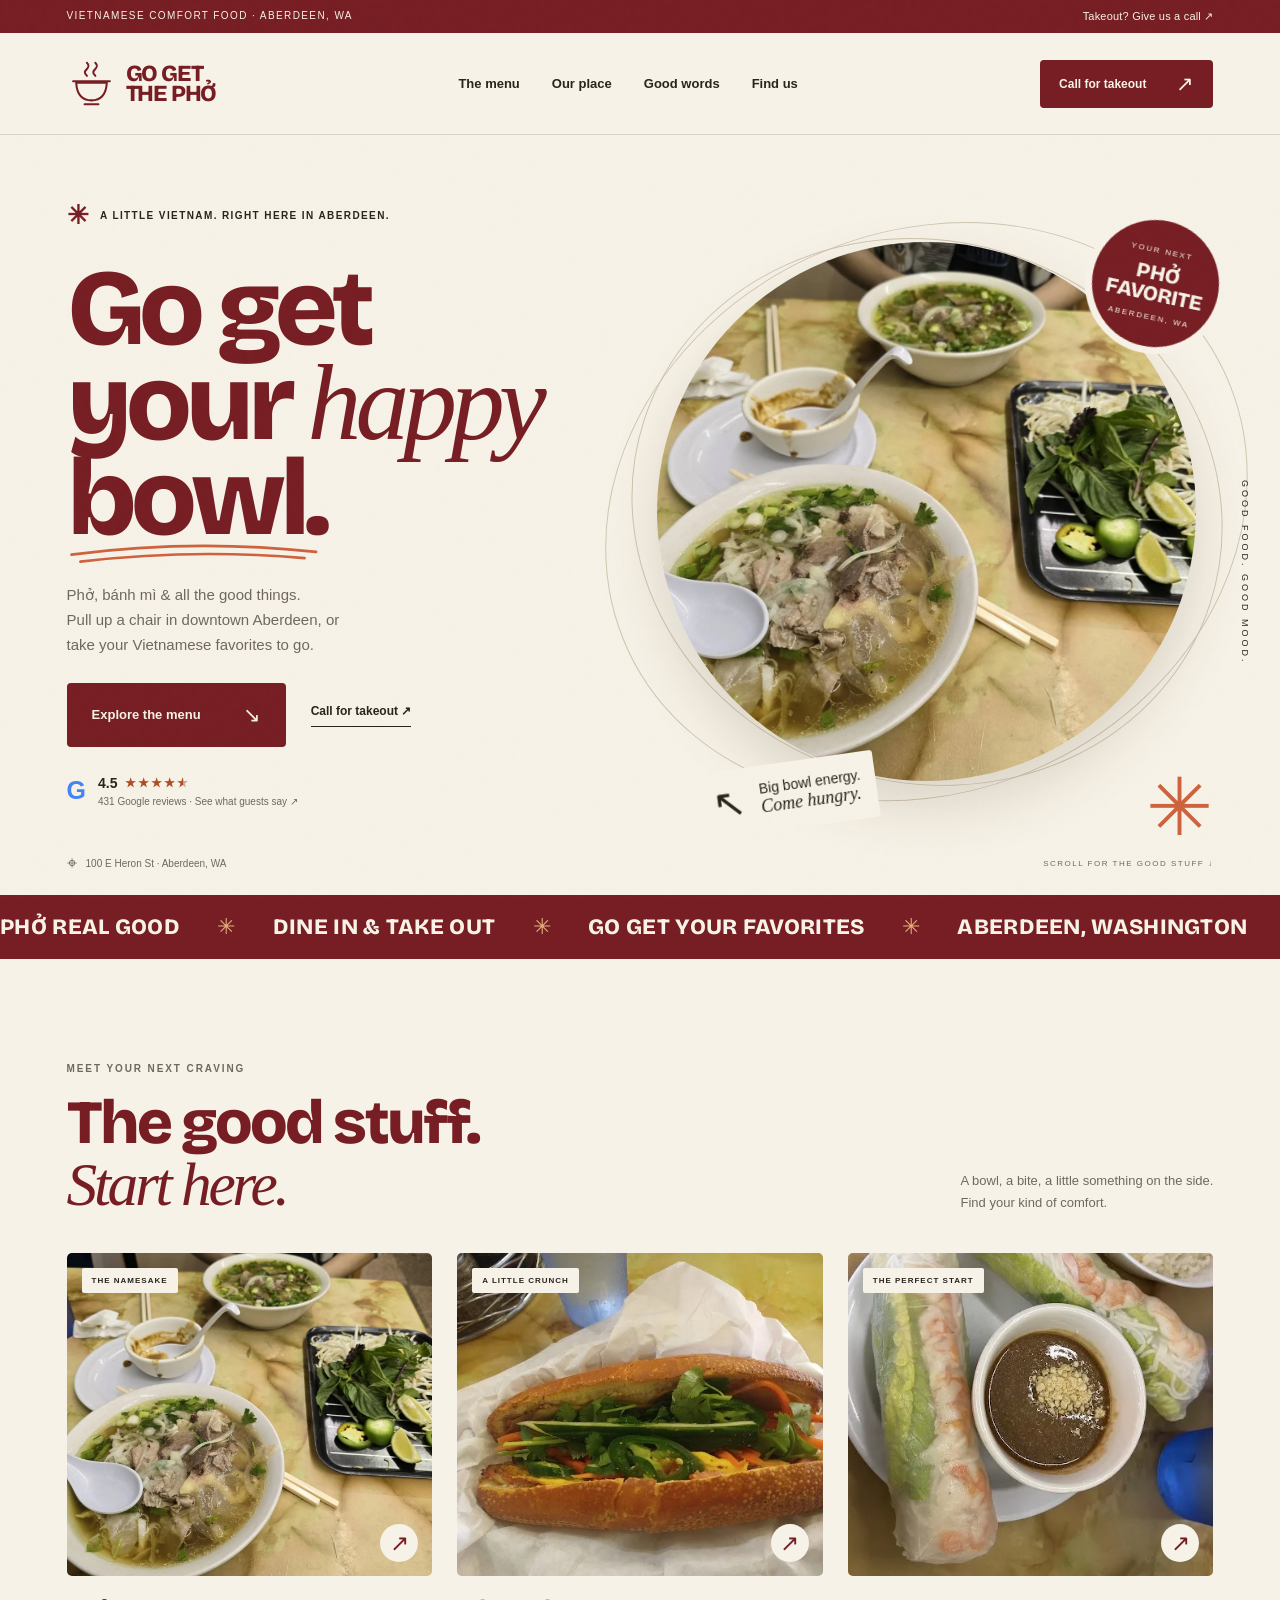
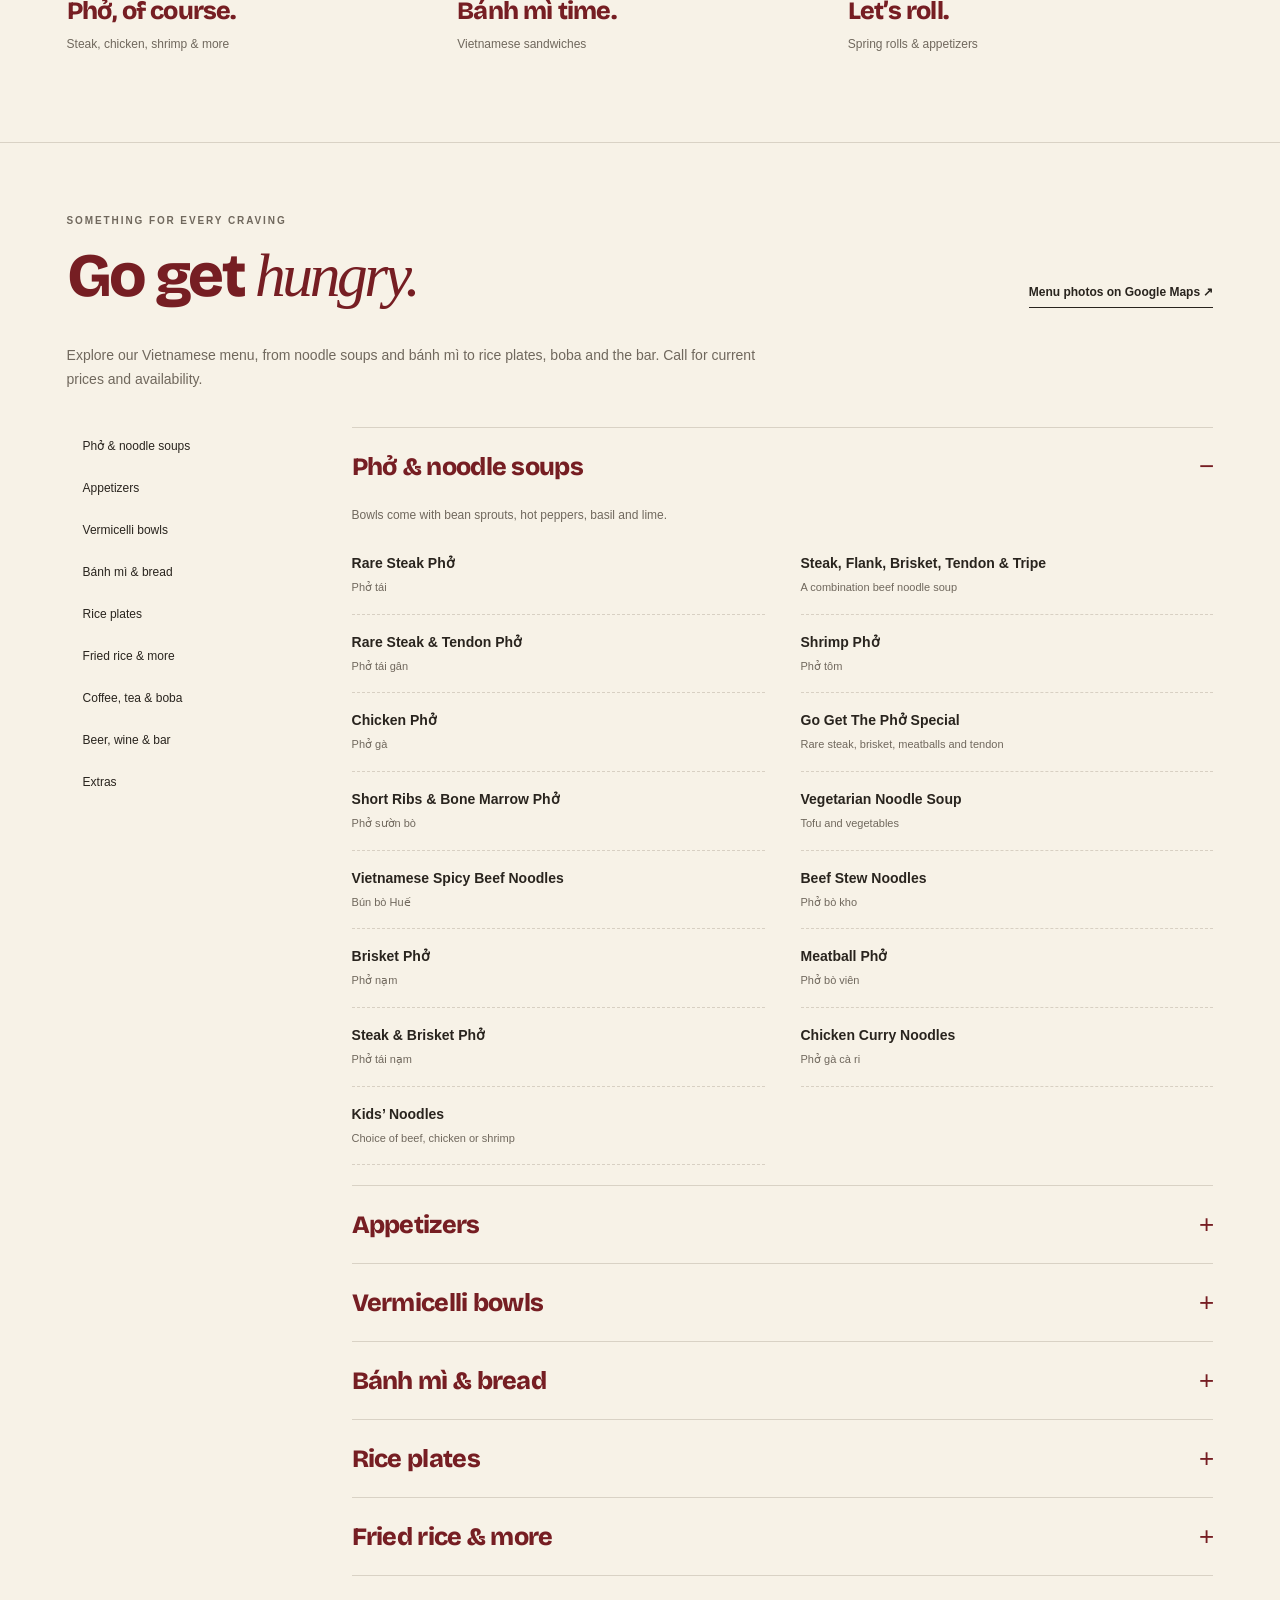
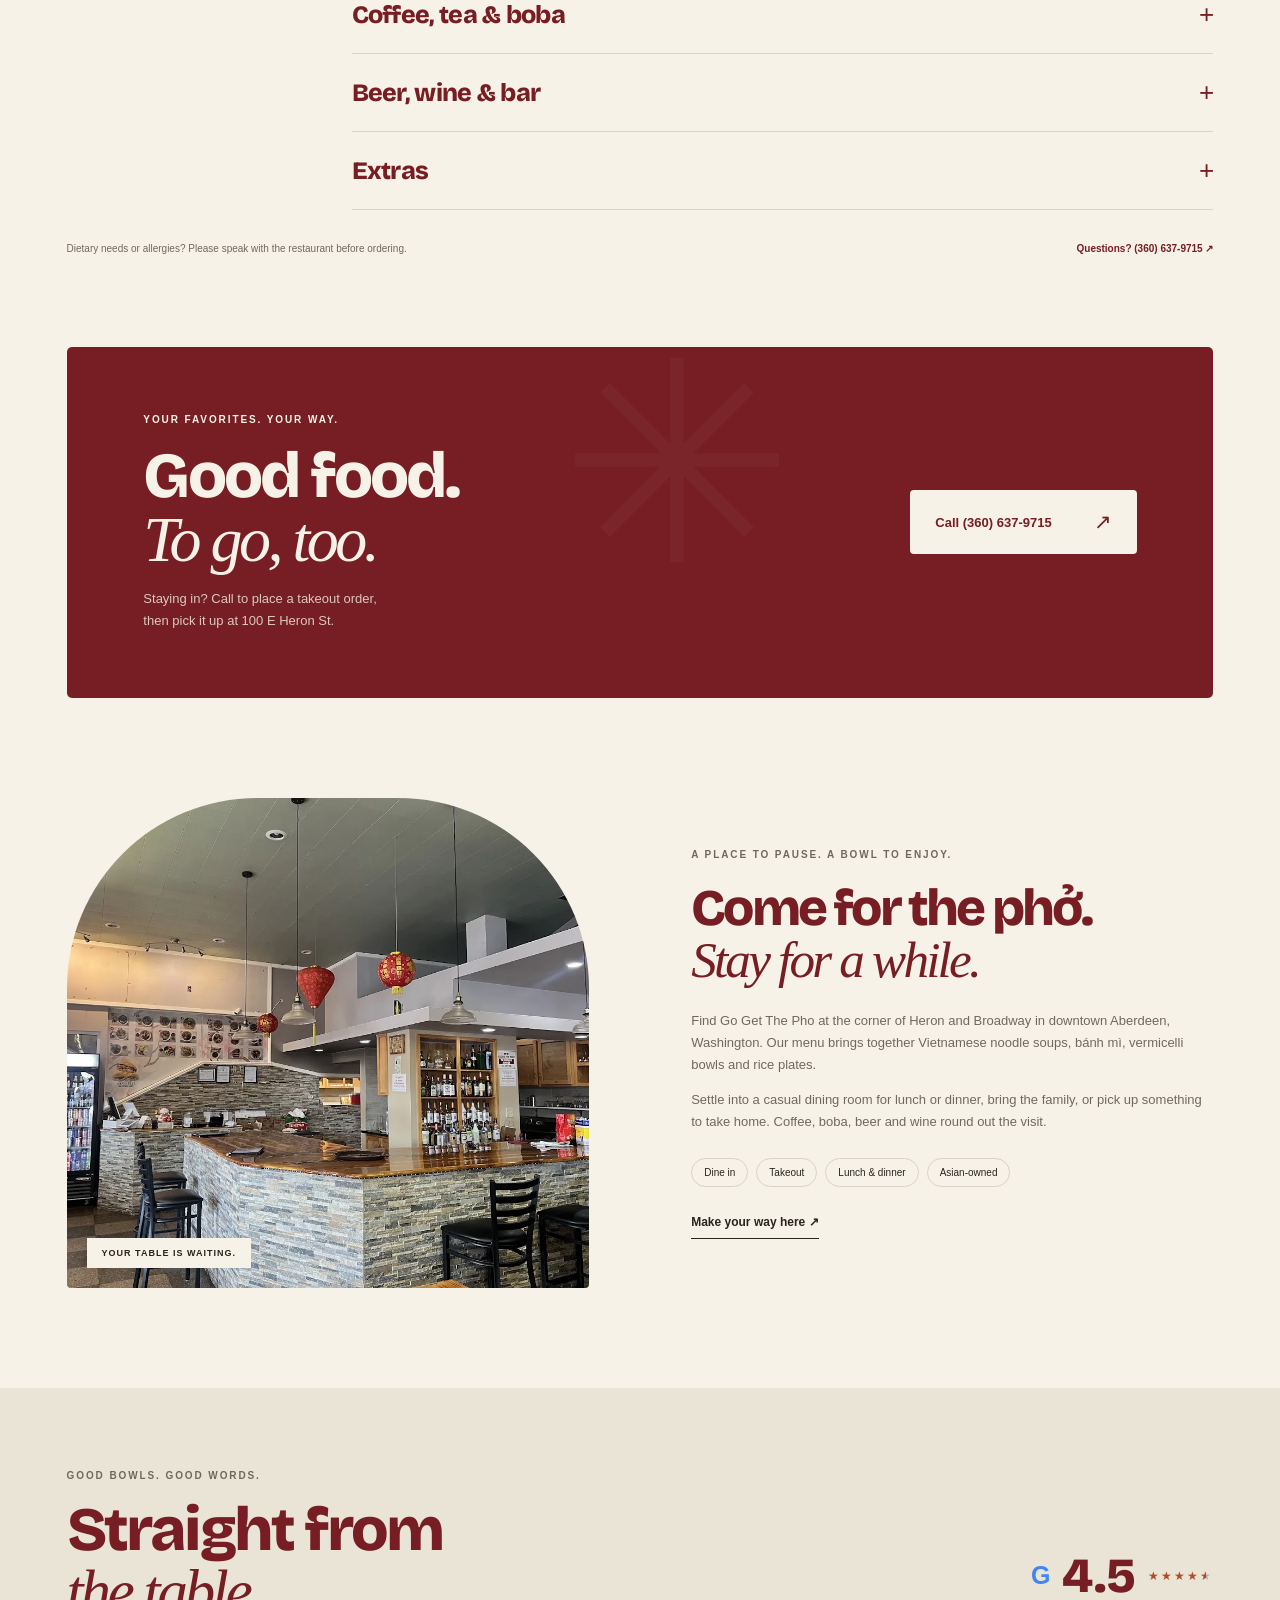
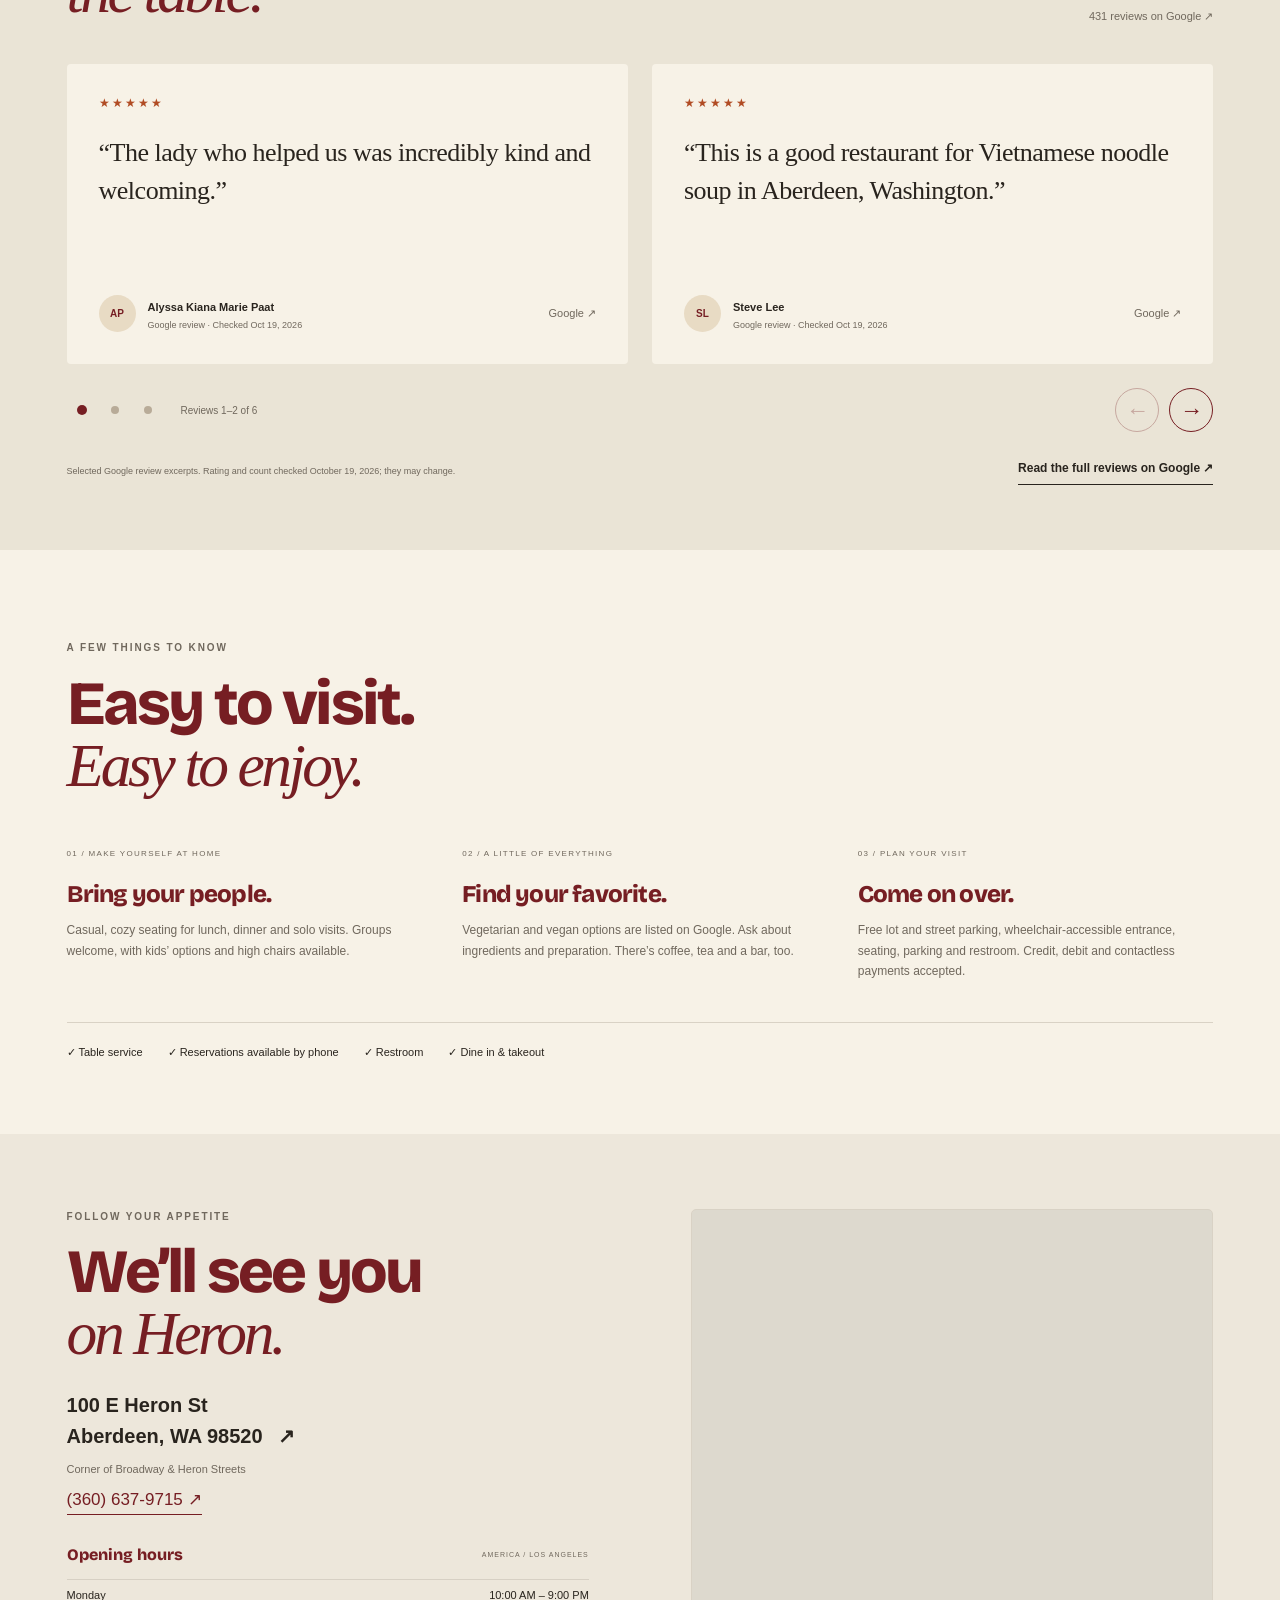
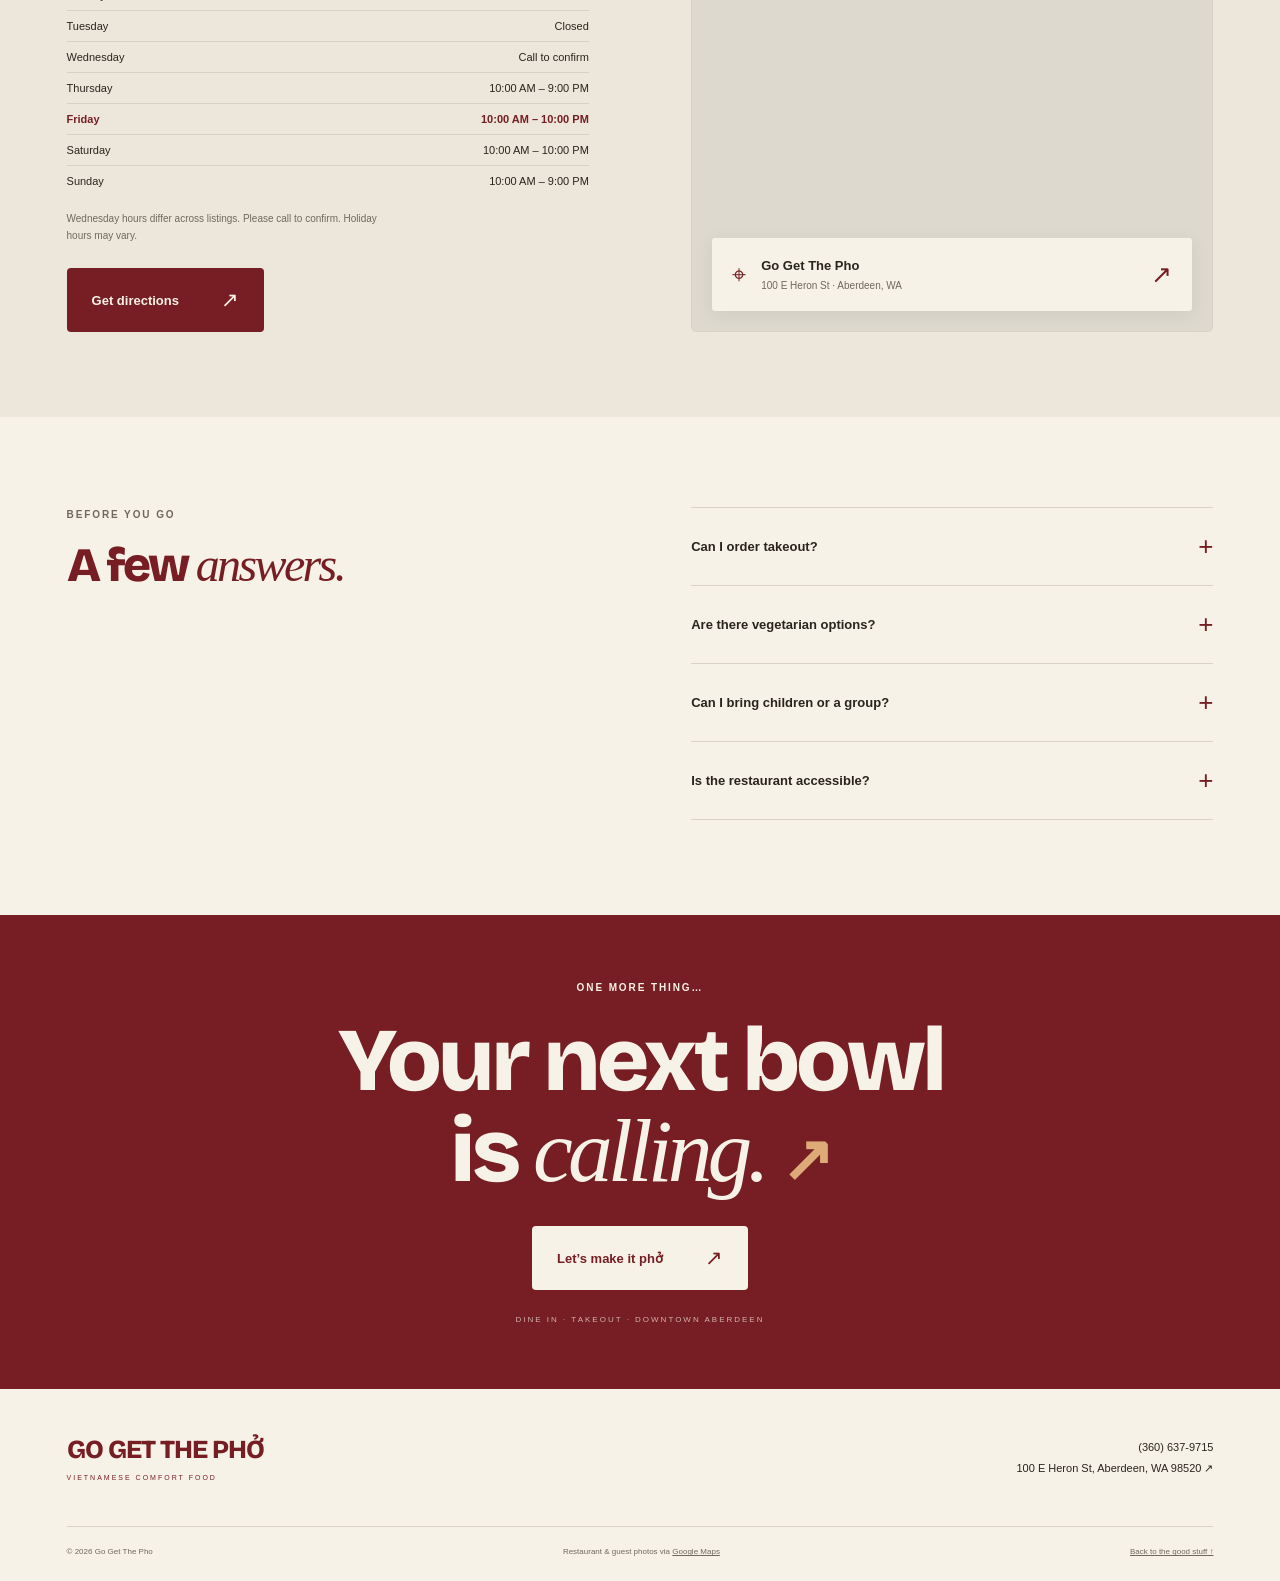
<file: index.html>
<!doctype html>
<html lang="en">
<head>
  <meta charset="utf-8">
  <meta name="viewport" content="width=device-width, initial-scale=1">
  <title>Go Get The Pho | Vietnamese Restaurant in Aberdeen, WA</title>
  <meta name="description" content="Find your next bowl at Go Get The Pho in downtown Aberdeen, WA. Explore phở, bánh mì, rice plates and boba. Dine in or call (360) 637-9715 for takeout.">
  <meta name="googlebot" content="noindex,nofollow,noarchive">
  <meta name="theme-color" content="#761e23">
  <meta name="robots" content="noindex,nofollow,noarchive">
  <meta property="og:type" content="website">
  <meta property="og:locale" content="en_US">
  <meta property="og:title" content="Go Get The Pho — A good day starts with a great bowl.">
  <meta property="og:description" content="Vietnamese favorites in downtown Aberdeen. Phở, bánh mì, spring rolls and more. Dine in or call for takeout.">
  <meta property="og:site_name" content="Go Get The Pho">
  <meta name="twitter:card" content="summary_large_image">
  
  <link rel="icon" href="./favicon.ico" sizes="any">
  <link rel="icon" type="image/png" sizes="96x96" href="./favicon-96.png">
  <link rel="icon" type="image/svg+xml" href="./favicon.svg">
  <link rel="apple-touch-icon" href="./apple-touch-icon.png">
  <link rel="manifest" href="./site.webmanifest">
  <link rel="preload" href="./assets/display.woff2" as="font" type="font/woff2" crossorigin>
  <link rel="preload" as="image" href="./assets/pho.webp" fetchpriority="high">
  <link rel="stylesheet" href="./style.css">
  <script type="application/ld+json">{"@context": "https://schema.org", "@graph": [{"@type": "Restaurant", "@id": "/#restaurant", "name": "Go Get The Pho", "description": "Vietnamese restaurant in downtown Aberdeen, Washington, serving phở, bánh mì, vermicelli bowls and rice plates. Dine in and takeout.", "telephone": "+13606379715", "servesCuisine": ["Vietnamese"], "address": {"@type": "PostalAddress", "streetAddress": "100 E Heron St", "addressLocality": "Aberdeen", "addressRegion": "WA", "postalCode": "98520", "addressCountry": "US"}, "geo": {"@type": "GeoCoordinates", "latitude": 46.9736251, "longitude": -123.8169609}, "hasMap": "https://maps.app.goo.gl/BCUdfBAnuSxSiby98", "sameAs": ["https://maps.app.goo.gl/BCUdfBAnuSxSiby98"], "paymentAccepted": "Credit Card, Debit Card, Contactless Payment", "amenityFeature": [{"@type": "LocationFeatureSpecification", "name": "Wheelchair-accessible entrance", "value": true}, {"@type": "LocationFeatureSpecification", "name": "Wheelchair-accessible seating", "value": true}, {"@type": "LocationFeatureSpecification", "name": "Wheelchair-accessible restroom", "value": true}, {"@type": "LocationFeatureSpecification", "name": "Wheelchair-accessible parking", "value": true}, {"@type": "LocationFeatureSpecification", "name": "High chairs", "value": true}, {"@type": "LocationFeatureSpecification", "name": "Free parking", "value": true}], "openingHoursSpecification": [{"@type": "OpeningHoursSpecification", "dayOfWeek": ["Monday", "Thursday", "Sunday"], "opens": "10:00", "closes": "21:00"}, {"@type": "OpeningHoursSpecification", "dayOfWeek": ["Friday", "Saturday"], "opens": "10:00", "closes": "22:00"}, {"@type": "OpeningHoursSpecification", "dayOfWeek": ["Tuesday"], "opens": "00:00", "closes": "00:00"}], "hasMenu": {"@type": "Menu", "name": "Go Get The Pho Menu", "inLanguage": "en-US", "hasMenuSection": [{"@type": "MenuSection", "name": "Phở & noodle soups", "hasMenuItem": [{"@type": "MenuItem", "name": "Rare Steak Phở", "description": "Phở tái"}, {"@type": "MenuItem", "name": "Steak, Flank, Brisket, Tendon & Tripe", "description": "A combination beef noodle soup"}, {"@type": "MenuItem", "name": "Rare Steak & Tendon Phở", "description": "Phở tái gân"}, {"@type": "MenuItem", "name": "Shrimp Phở", "description": "Phở tôm"}, {"@type": "MenuItem", "name": "Chicken Phở", "description": "Phở gà"}, {"@type": "MenuItem", "name": "Go Get The Phở Special", "description": "Rare steak, brisket, meatballs and tendon"}, {"@type": "MenuItem", "name": "Short Ribs & Bone Marrow Phở", "description": "Phở sườn bò"}, {"@type": "MenuItem", "name": "Vegetarian Noodle Soup", "description": "Tofu and vegetables"}, {"@type": "MenuItem", "name": "Vietnamese Spicy Beef Noodles", "description": "Bún bò Huế"}, {"@type": "MenuItem", "name": "Beef Stew Noodles", "description": "Phở bò kho"}, {"@type": "MenuItem", "name": "Brisket Phở", "description": "Phở nạm"}, {"@type": "MenuItem", "name": "Meatball Phở", "description": "Phở bò viên"}, {"@type": "MenuItem", "name": "Steak & Brisket Phở", "description": "Phở tái nạm"}, {"@type": "MenuItem", "name": "Chicken Curry Noodles", "description": "Phở gà cà ri"}, {"@type": "MenuItem", "name": "Kids’ Noodles", "description": "Choice of beef, chicken or shrimp"}]}, {"@type": "MenuSection", "name": "Appetizers", "hasMenuItem": [{"@type": "MenuItem", "name": "Vietnamese Spring Rolls", "description": "Two rolls; shrimp, grilled pork or chicken"}, {"@type": "MenuItem", "name": "Egg Rolls", "description": "Two rolls · chả giò"}, {"@type": "MenuItem", "name": "Tofu Spring Rolls", "description": "Two rolls"}]}, {"@type": "MenuSection", "name": "Vermicelli bowls", "hasMenuItem": [{"@type": "MenuItem", "name": "Grilled Pork with Vermicelli", "description": "Bún thịt nướng"}, {"@type": "MenuItem", "name": "Grilled Chicken Vermicelli Salad", "description": "Bún gà nướng"}, {"@type": "MenuItem", "name": "Grilled Pork with Egg Roll", "description": "Vermicelli noodle bowl"}]}, {"@type": "MenuSection", "name": "Bánh mì & bread", "hasMenuItem": [{"@type": "MenuItem", "name": "Grilled Pork Bánh Mì", "description": "Grilled pork sandwich"}, {"@type": "MenuItem", "name": "Grilled Chicken Bánh Mì", "description": "Grilled chicken sandwich"}, {"@type": "MenuItem", "name": "Combo Bánh Mì", "description": "Vietnamese ham, pork and egg"}, {"@type": "MenuItem", "name": "Fried Egg Bánh Mì", "description": "Fried egg sandwich"}, {"@type": "MenuItem", "name": "Pork & Fried Egg Bánh Mì", "description": "Pork and egg sandwich"}, {"@type": "MenuItem", "name": "Bread & Beef Stew", "description": "Bánh mì bò kho"}, {"@type": "MenuItem", "name": "Bread & Chicken Curry", "description": "Bánh mì cà ri"}, {"@type": "MenuItem", "name": "Bread & Meatballs", "description": "Bánh mì thịt viên"}]}, {"@type": "MenuSection", "name": "Rice plates", "hasMenuItem": [{"@type": "MenuItem", "name": "Charbroiled Pork Chops", "description": "Two pork chops with steamed rice"}, {"@type": "MenuItem", "name": "Pork Chop & Meatloaf", "description": "With steamed rice"}, {"@type": "MenuItem", "name": "Pork Chop & Fried Egg", "description": "With steamed rice"}, {"@type": "MenuItem", "name": "Charbroiled Chicken", "description": "With steamed rice"}, {"@type": "MenuItem", "name": "Charbroiled Beef", "description": "With steamed rice"}, {"@type": "MenuItem", "name": "Vegetables & Chicken, Pork or Beef", "description": "With steamed rice"}, {"@type": "MenuItem", "name": "Chicken Curry & Rice", "description": "Steamed rice and a bowl of curry"}, {"@type": "MenuItem", "name": "Beef Stew & Rice", "description": "Steamed rice and a bowl of stew"}, {"@type": "MenuItem", "name": "Chicken Teriyaki", "description": "Rice plate"}]}, {"@type": "MenuSection", "name": "Fried rice & more", "hasMenuItem": [{"@type": "MenuItem", "name": "Combination Fried Rice", "description": "Pork, shrimp and egg"}, {"@type": "MenuItem", "name": "Vegetarian Fried Noodles", "description": "Tofu and vegetables"}, {"@type": "MenuItem", "name": "Pad Thai", "description": "Choice of beef, chicken or seafood"}, {"@type": "MenuItem", "name": "Fried Noodles with Vegetables", "description": "Choice of beef, chicken or seafood"}, {"@type": "MenuItem", "name": "Bánh Hỏi Platter", "description": "Noodles with grilled pork or chicken"}, {"@type": "MenuItem", "name": "Vietnamese Crêpe", "description": "Bánh xèo"}]}, {"@type": "MenuSection", "name": "Coffee, tea & boba", "hasMenuItem": [{"@type": "MenuItem", "name": "Vietnamese Iced Coffee", "description": "Coffee over ice"}, {"@type": "MenuItem", "name": "Thai Tea", "description": "Boba add-on available"}, {"@type": "MenuItem", "name": "Boba Tea", "description": "Taro, mango, strawberry, coconut milk, lychee, pineapple, peach or honeydew"}, {"@type": "MenuItem", "name": "Soda", "description": "Pepsi, Diet Pepsi, Mountain Dew, Sunkist, Dr Pepper or root beer"}, {"@type": "MenuItem", "name": "Juice", "description": "Orange or cranberry"}, {"@type": "MenuItem", "name": "Milk", "description": ""}]}, {"@type": "MenuSection", "name": "Beer, wine & bar", "hasMenuItem": [{"@type": "MenuItem", "name": "Beer", "description": "Black Butte Porter, Blue Moon, Budweiser, Bud Light, Coors, Coors Light, Corona, Heineken, Modelo, Rainier, Stella Artois, Tecate and Tsingtao"}, {"@type": "MenuItem", "name": "Cider & Hard Seltzer", "description": "Angry Orchard, Truly, White Claw and Twisted Tea"}, {"@type": "MenuItem", "name": "Wine", "description": "Red or white"}, {"@type": "MenuItem", "name": "Well Drinks", "description": "Ask your server"}]}, {"@type": "MenuSection", "name": "Extras", "hasMenuItem": [{"@type": "MenuItem", "name": "Rare Steak", "description": "Extra portion"}, {"@type": "MenuItem", "name": "Meatballs", "description": "Extra portion"}]}]}}]}</script>
  <script defer src="./app.js"></script>
</head>
<body>
  <a class="skip" href="#main">Skip to content</a>
  <div class="topline"><span>VIETNAMESE COMFORT FOOD · ABERDEEN, WA</span><a href="tel:+13606379715">Takeout? Give us a call ↗</a></div>
  <header class="header" id="top">
    <a class="brand" href="#top" aria-label="Go Get The Pho home"><svg viewBox="0 0 64 64" aria-hidden="true"><path d="M12 31h40c-1 17-9 23-20 23S13 48 12 31Z"/><path d="M8 29h48M23 59h18M26 22c-9-8 8-9 0-17M37 22c-9-8 8-9 0-17"/></svg><span>GO GET<br>THE PHỞ</span></a>
    <button class="nav-toggle" aria-label="Open navigation" aria-expanded="false" aria-controls="navigation"><span></span><span></span></button>
    <nav id="navigation" aria-label="Main navigation"><a href="#menu">The menu</a><a href="#about">Our place</a><a href="#reviews">Good words</a><a href="#visit">Find us</a></nav>
    <a class="button small header-call" href="tel:+13606379715">Call for takeout <span>↗</span></a>
  </header>
  <main id="main">
    <section class="hero section-shell" aria-labelledby="hero-title">
      <div class="hero-copy">
        <div class="eyebrow"><span class="little-star">✳</span> A LITTLE VIETNAM. RIGHT HERE IN ABERDEEN.</div>
        <h1 id="hero-title">Go get<br>your <span class="serif">happy</span><br><span class="bowl-word">bowl.<svg viewBox="0 0 290 24" aria-hidden="true"><path d="M5 13Q142-5 280 10M15 21Q140 6 267 17"/></svg></span></h1>
        <p>Phở, bánh mì & all the good things.<br>Pull up a chair in downtown Aberdeen, or<br class="desktop-br"> take your Vietnamese favorites to go.</p>
        <div class="hero-actions"><a class="button" href="#menu">Explore the menu <span>↘</span></a><a class="text-link" href="tel:+13606379715">Call for takeout ↗</a></div>
        <a class="google-proof" href="https://maps.app.goo.gl/BCUdfBAnuSxSiby98" target="_blank" rel="noopener"><span class="google-g" aria-hidden="true">G</span><span><strong>4.5 <span class="stars" aria-label="out of 5 stars">★★★★★</span></strong><small>431 Google reviews · See what guests say ↗</small></span></a>
      </div>
      <div class="hero-art">
        <div class="orbit orbit-one"></div><div class="orbit orbit-two"></div>
        <span class="hero-vertical">GOOD FOOD. GOOD MOOD.</span>
        <div class="hero-photo" data-parallax><img src="./assets/pho.webp" width="1280" height="1280" alt="A bowl of rare steak phở at Go Get The Pho in Aberdeen" fetchpriority="high"></div>
        <div class="round-stamp"><span>YOUR NEXT</span><strong>PHỞ<br>FAVORITE</strong><span>ABERDEEN, WA</span></div>
        <div class="photo-note"><span class="draw-arrow">↖</span><span>Big bowl energy.<br><em>Come hungry.</em></span></div>
        <span class="art-flower" aria-hidden="true">✳</span>
      </div>
      <a class="hero-location" href="#visit"><span>⌖</span> 100 E Heron St · Aberdeen, WA <span class="scroll-cue">SCROLL FOR THE GOOD STUFF ↓</span></a>
    </section>
    <div class="ticker" aria-hidden="true"><div>PHỞ REAL GOOD <span>✳</span> DINE IN & TAKE OUT <span>✳</span> GO GET YOUR FAVORITES <span>✳</span> ABERDEEN, WASHINGTON <span>✳</span> PHỞ REAL GOOD <span>✳</span> DINE IN & TAKE OUT <span>✳</span></div></div>
    <section class="favorites section-shell" aria-labelledby="favorites-title">
      <div class="section-head reveal"><div><div class="eyebrow">MEET YOUR NEXT CRAVING</div><h2 id="favorites-title">The good stuff.<br><span class="serif">Start here.</span></h2></div><p>A bowl, a bite, a little something on the side.<br>Find your kind of comfort.</p></div>
      <div class="food-grid">
        <a class="food-card reveal" href="#menu-pho"><div class="food-img"><img src="./assets/pho.webp" alt="Rare steak phở with noodles and herbs" width="1280" height="1280" loading="lazy"><span class="food-tag">THE NAMESAKE</span><span class="card-arrow">↗</span></div><div class="food-caption"><h3>Phở, of course.</h3><span>Steak, chicken, shrimp & more</span></div></a>
        <a class="food-card reveal" href="#menu-sandwiches"><div class="food-img"><img src="./assets/banh-mi.webp" alt="Combo ham, pork and egg bánh mì photographed at the restaurant" width="600" height="800" loading="lazy"><span class="food-tag">A LITTLE CRUNCH</span><span class="card-arrow">↗</span></div><div class="food-caption"><h3>Bánh mì time.</h3><span>Vietnamese sandwiches</span></div></a>
        <a class="food-card reveal" href="#menu-appetizers"><div class="food-img"><img src="./assets/rolls.webp" alt="Shrimp rice paper rolls with peanut sauce at Go Get The Pho" width="450" height="800" loading="lazy"><span class="food-tag">THE PERFECT START</span><span class="card-arrow">↗</span></div><div class="food-caption"><h3>Let’s roll.</h3><span>Spring rolls & appetizers</span></div></a>
      </div>
    </section>
    <section id="menu" class="menu-section section-shell" aria-labelledby="menu-title">
      <div class="section-head reveal"><div><div class="eyebrow">SOMETHING FOR EVERY CRAVING</div><h2 id="menu-title">Go get <span class="serif">hungry.</span></h2></div><a class="text-link" href="https://maps.app.goo.gl/BCUdfBAnuSxSiby98" target="_blank" rel="noopener">Menu photos on Google Maps ↗</a></div>
      <p class="menu-intro">Explore our Vietnamese menu, from noodle soups and bánh mì to rice plates, boba and the bar. Call for current prices and availability.</p>
      <div class="menu-layout"><nav class="menu-categories" aria-label="Menu categories"><a href="#menu-pho">Phở &amp; noodle soups</a><a href="#menu-appetizers">Appetizers</a><a href="#menu-vermicelli">Vermicelli bowls</a><a href="#menu-sandwiches">Bánh mì &amp; bread</a><a href="#menu-rice">Rice plates</a><a href="#menu-wok">Fried rice &amp; more</a><a href="#menu-drinks">Coffee, tea &amp; boba</a><a href="#menu-bar">Beer, wine &amp; bar</a><a href="#menu-extras">Extras</a></nav><div class="menu-groups"><details class="menu-group" id="menu-pho" open><summary><h3>Phở &amp; noodle soups</h3></summary><p class="menu-subtitle">Bowls come with bean sprouts, hot peppers, basil and lime.</p><div class="menu-items"><article class="menu-item"><h4>Rare Steak Phở</h4><p>Phở tái</p></article><article class="menu-item"><h4>Steak, Flank, Brisket, Tendon &amp; Tripe</h4><p>A combination beef noodle soup</p></article><article class="menu-item"><h4>Rare Steak &amp; Tendon Phở</h4><p>Phở tái gân</p></article><article class="menu-item"><h4>Shrimp Phở</h4><p>Phở tôm</p></article><article class="menu-item"><h4>Chicken Phở</h4><p>Phở gà</p></article><article class="menu-item"><h4>Go Get The Phở Special</h4><p>Rare steak, brisket, meatballs and tendon</p></article><article class="menu-item"><h4>Short Ribs &amp; Bone Marrow Phở</h4><p>Phở sườn bò</p></article><article class="menu-item"><h4>Vegetarian Noodle Soup</h4><p>Tofu and vegetables</p></article><article class="menu-item"><h4>Vietnamese Spicy Beef Noodles</h4><p>Bún bò Huế</p></article><article class="menu-item"><h4>Beef Stew Noodles</h4><p>Phở bò kho</p></article><article class="menu-item"><h4>Brisket Phở</h4><p>Phở nạm</p></article><article class="menu-item"><h4>Meatball Phở</h4><p>Phở bò viên</p></article><article class="menu-item"><h4>Steak &amp; Brisket Phở</h4><p>Phở tái nạm</p></article><article class="menu-item"><h4>Chicken Curry Noodles</h4><p>Phở gà cà ri</p></article><article class="menu-item"><h4>Kids’ Noodles</h4><p>Choice of beef, chicken or shrimp</p></article></div></details><details class="menu-group" id="menu-appetizers" ><summary><h3>Appetizers</h3></summary><p class="menu-subtitle">A little something to start.</p><div class="menu-items"><article class="menu-item"><h4>Vietnamese Spring Rolls</h4><p>Two rolls; shrimp, grilled pork or chicken</p></article><article class="menu-item"><h4>Egg Rolls</h4><p>Two rolls · chả giò</p></article><article class="menu-item"><h4>Tofu Spring Rolls</h4><p>Two rolls</p></article></div></details><details class="menu-group" id="menu-vermicelli" ><summary><h3>Vermicelli bowls</h3></summary><p class="menu-subtitle">Served with vegetables, peanuts and fish sauce.</p><div class="menu-items"><article class="menu-item"><h4>Grilled Pork with Vermicelli</h4><p>Bún thịt nướng</p></article><article class="menu-item"><h4>Grilled Chicken Vermicelli Salad</h4><p>Bún gà nướng</p></article><article class="menu-item"><h4>Grilled Pork with Egg Roll</h4><p>Vermicelli noodle bowl</p></article></div></details><details class="menu-group" id="menu-sandwiches" ><summary><h3>Bánh mì &amp; bread</h3></summary><p class="menu-subtitle">Vietnamese sandwiches and bread with a bowl on the side.</p><div class="menu-items"><article class="menu-item"><h4>Grilled Pork Bánh Mì</h4><p>Grilled pork sandwich</p></article><article class="menu-item"><h4>Grilled Chicken Bánh Mì</h4><p>Grilled chicken sandwich</p></article><article class="menu-item"><h4>Combo Bánh Mì</h4><p>Vietnamese ham, pork and egg</p></article><article class="menu-item"><h4>Fried Egg Bánh Mì</h4><p>Fried egg sandwich</p></article><article class="menu-item"><h4>Pork &amp; Fried Egg Bánh Mì</h4><p>Pork and egg sandwich</p></article><article class="menu-item"><h4>Bread &amp; Beef Stew</h4><p>Bánh mì bò kho</p></article><article class="menu-item"><h4>Bread &amp; Chicken Curry</h4><p>Bánh mì cà ri</p></article><article class="menu-item"><h4>Bread &amp; Meatballs</h4><p>Bánh mì thịt viên</p></article></div></details><details class="menu-group" id="menu-rice" ><summary><h3>Rice plates</h3></summary><p class="menu-subtitle">From charbroiled favorites to curry and stew.</p><div class="menu-items"><article class="menu-item"><h4>Charbroiled Pork Chops</h4><p>Two pork chops with steamed rice</p></article><article class="menu-item"><h4>Pork Chop &amp; Meatloaf</h4><p>With steamed rice</p></article><article class="menu-item"><h4>Pork Chop &amp; Fried Egg</h4><p>With steamed rice</p></article><article class="menu-item"><h4>Charbroiled Chicken</h4><p>With steamed rice</p></article><article class="menu-item"><h4>Charbroiled Beef</h4><p>With steamed rice</p></article><article class="menu-item"><h4>Vegetables &amp; Chicken, Pork or Beef</h4><p>With steamed rice</p></article><article class="menu-item"><h4>Chicken Curry &amp; Rice</h4><p>Steamed rice and a bowl of curry</p></article><article class="menu-item"><h4>Beef Stew &amp; Rice</h4><p>Steamed rice and a bowl of stew</p></article><article class="menu-item"><h4>Chicken Teriyaki</h4><p>Rice plate</p></article></div></details><details class="menu-group" id="menu-wok" ><summary><h3>Fried rice &amp; more</h3></summary><p class="menu-subtitle">More ways to find your favorite.</p><div class="menu-items"><article class="menu-item"><h4>Combination Fried Rice</h4><p>Pork, shrimp and egg</p></article><article class="menu-item"><h4>Vegetarian Fried Noodles</h4><p>Tofu and vegetables</p></article><article class="menu-item"><h4>Pad Thai</h4><p>Choice of beef, chicken or seafood</p></article><article class="menu-item"><h4>Fried Noodles with Vegetables</h4><p>Choice of beef, chicken or seafood</p></article><article class="menu-item"><h4>Bánh Hỏi Platter</h4><p>Noodles with grilled pork or chicken</p></article><article class="menu-item"><h4>Vietnamese Crêpe</h4><p>Bánh xèo</p></article></div></details><details class="menu-group" id="menu-drinks" ><summary><h3>Coffee, tea &amp; boba</h3></summary><p class="menu-subtitle">Something cool with your bowl.</p><div class="menu-items"><article class="menu-item"><h4>Vietnamese Iced Coffee</h4><p>Coffee over ice</p></article><article class="menu-item"><h4>Thai Tea</h4><p>Boba add-on available</p></article><article class="menu-item"><h4>Boba Tea</h4><p>Taro, mango, strawberry, coconut milk, lychee, pineapple, peach or honeydew</p></article><article class="menu-item"><h4>Soda</h4><p>Pepsi, Diet Pepsi, Mountain Dew, Sunkist, Dr Pepper or root beer</p></article><article class="menu-item"><h4>Juice</h4><p>Orange or cranberry</p></article><article class="menu-item"><h4>Milk</h4><p></p></article></div></details><details class="menu-group" id="menu-bar" ><summary><h3>Beer, wine &amp; bar</h3></summary><p class="menu-subtitle">Ask about the current selection. Alcohol for guests 21+.</p><div class="menu-items"><article class="menu-item"><h4>Beer</h4><p>Black Butte Porter, Blue Moon, Budweiser, Bud Light, Coors, Coors Light, Corona, Heineken, Modelo, Rainier, Stella Artois, Tecate and Tsingtao</p></article><article class="menu-item"><h4>Cider &amp; Hard Seltzer</h4><p>Angry Orchard, Truly, White Claw and Twisted Tea</p></article><article class="menu-item"><h4>Wine</h4><p>Red or white</p></article><article class="menu-item"><h4>Well Drinks</h4><p>Ask your server</p></article></div></details><details class="menu-group" id="menu-extras" ><summary><h3>Extras</h3></summary><p class="menu-subtitle">Add to your bowl.</p><div class="menu-items"><article class="menu-item"><h4>Rare Steak</h4><p>Extra portion</p></article><article class="menu-item"><h4>Meatballs</h4><p>Extra portion</p></article></div></details></div></div>
      <div class="menu-bottom"><span>Dietary needs or allergies? Please speak with the restaurant before ordering.</span><a href="tel:+13606379715">Questions? (360) 637-9715 ↗</a></div>
    </section>
    <section class="takeout-banner section-shell reveal"><span class="banner-star" aria-hidden="true">✳</span><div><div class="eyebrow">YOUR FAVORITES. YOUR WAY.</div><h2>Good food.<br><span class="serif">To go, too.</span></h2><p>Staying in? Call to place a takeout order,<br>then pick it up at 100 E Heron St.</p></div><a class="button cream" href="tel:+13606379715">Call (360) 637-9715 <span>↗</span></a></section>
    <section id="about" class="about section-shell" aria-labelledby="about-title"><div class="about-photo reveal"><img src="./assets/interior.webp" alt="The spacious dining room and bar inside Go Get The Pho in downtown Aberdeen" width="1200" height="900" loading="lazy"><span class="image-label">YOUR TABLE IS WAITING.</span></div><div class="about-copy reveal"><div class="eyebrow">A PLACE TO PAUSE. A BOWL TO ENJOY.</div><h2 id="about-title">Come for the phở.<br><span class="serif">Stay for a while.</span></h2><p>Find Go Get The Pho at the corner of Heron and Broadway in downtown Aberdeen, Washington. Our menu brings together Vietnamese noodle soups, bánh mì, vermicelli bowls and rice plates.</p><p>Settle into a casual dining room for lunch or dinner, bring the family, or pick up something to take home. Coffee, boba, beer and wine round out the visit.</p><div class="about-tags"><span>Dine in</span><span>Takeout</span><span>Lunch & dinner</span><span>Asian-owned</span></div><a class="text-link" href="#visit">Make your way here ↗</a></div></section>
    <section id="reviews" class="reviews section-shell" aria-labelledby="reviews-title"><div class="section-head reveal"><div><div class="eyebrow">GOOD BOWLS. GOOD WORDS.</div><h2 id="reviews-title">Straight from<br><span class="serif">the table.</span></h2></div><a class="rating-large" href="https://maps.app.goo.gl/BCUdfBAnuSxSiby98" target="_blank" rel="noopener"><span><span class="google-g">G</span><strong>4.5</strong><span class="stars" aria-label="4.5 out of 5">★★★★★</span></span><small>431 reviews on Google ↗</small></a></div><div class="review-carousel" role="region" aria-roledescription="carousel" aria-label="Guest reviews from Google"><div class="review-grid" id="review-track" tabindex="0" aria-label="Reviews. Swipe or use the left and right arrow keys."><article class="review-card reveal" role="group" aria-roledescription="slide" aria-label="Review 1 of 6"><div class="stars" aria-label="5 out of 5 stars">★★★★★</div><blockquote>“The lady who helped us was incredibly kind and welcoming.”</blockquote><div class="review-person"><span class="review-avatar" aria-hidden="true">AP</span><div><strong>Alyssa Kiana Marie Paat</strong><small>Google review · Checked Oct 19, 2026</small></div><a href="https://maps.app.goo.gl/BCUdfBAnuSxSiby98" target="_blank" rel="noopener" aria-label="Read reviews on Google Maps">Google ↗</a></div></article><article class="review-card reveal" role="group" aria-roledescription="slide" aria-label="Review 2 of 6"><div class="stars" aria-label="5 out of 5 stars">★★★★★</div><blockquote>“This is a good restaurant for Vietnamese noodle soup in Aberdeen, Washington.”</blockquote><div class="review-person"><span class="review-avatar" aria-hidden="true">SL</span><div><strong>Steve Lee</strong><small>Google review · Checked Oct 19, 2026</small></div><a href="https://maps.app.goo.gl/BCUdfBAnuSxSiby98" target="_blank" rel="noopener" aria-label="Read reviews on Google Maps">Google ↗</a></div></article><article class="review-card reveal" role="group" aria-roledescription="slide" aria-label="Review 3 of 6"><div class="stars" aria-label="5 out of 5 stars">★★★★★</div><blockquote>“We got an order of Vietnamese Spring Rolls and two beef phos. So delicious.”</blockquote><div class="review-person"><span class="review-avatar" aria-hidden="true">MM</span><div><strong>Michelle M.</strong><small>Google review · Checked Oct 19, 2026</small></div><a href="https://maps.app.goo.gl/BCUdfBAnuSxSiby98" target="_blank" rel="noopener" aria-label="Read reviews on Google Maps">Google ↗</a></div></article><article class="review-card reveal" role="group" aria-roledescription="slide" aria-label="Review 4 of 6"><div class="stars" aria-label="5 out of 5 stars">★★★★★</div><blockquote>“Brisket pho was awesome. Shrimp and chicken fried rice was excellent also. Very good service.”</blockquote><div class="review-person"><span class="review-avatar" aria-hidden="true">AW</span><div><strong>Aaron Wolfe</strong><small>Google review · Checked Oct 19, 2026</small></div><a href="https://maps.app.goo.gl/BCUdfBAnuSxSiby98" target="_blank" rel="noopener" aria-label="Read reviews on Google Maps">Google ↗</a></div></article><article class="review-card reveal" role="group" aria-roledescription="slide" aria-label="Review 5 of 6"><div class="stars" aria-label="5 out of 5 stars">★★★★★</div><blockquote>“The food was really good. The service was great!”</blockquote><div class="review-person"><span class="review-avatar" aria-hidden="true">PY</span><div><strong>Pakou Yang</strong><small>Google review · Checked Oct 19, 2026</small></div><a href="https://maps.app.goo.gl/BCUdfBAnuSxSiby98" target="_blank" rel="noopener" aria-label="Read reviews on Google Maps">Google ↗</a></div></article><article class="review-card reveal" role="group" aria-roledescription="slide" aria-label="Review 6 of 6"><div class="stars" aria-label="5 out of 5 stars">★★★★★</div><blockquote>“The fried pork chop with fried egg was amazing. Brought back memories as a child.”</blockquote><div class="review-person"><span class="review-avatar" aria-hidden="true">JR</span><div><strong>Jose Rivera</strong><small>Google review · Checked Oct 19, 2026</small></div><a href="https://maps.app.goo.gl/BCUdfBAnuSxSiby98" target="_blank" rel="noopener" aria-label="Read reviews on Google Maps">Google ↗</a></div></article></div><div class="review-controls"><div class="review-dots" aria-label="Choose reviews"></div><span class="review-status" role="status" aria-live="polite" aria-atomic="true"></span><div class="review-arrows"><button class="review-prev" type="button" aria-label="Previous reviews" aria-controls="review-track">←</button><button class="review-next" type="button" aria-label="Next reviews" aria-controls="review-track">→</button></div></div></div><div class="review-foot"><p>Selected Google review excerpts. Rating and count checked October 19, 2026; they may change.</p><a class="text-link" href="https://maps.app.goo.gl/BCUdfBAnuSxSiby98" target="_blank" rel="noopener">Read the full reviews on Google ↗</a></div></section>
    <section class="details-section section-shell" aria-labelledby="details-title"><div class="eyebrow reveal">A FEW THINGS TO KNOW</div><h2 class="reveal" id="details-title">Easy to visit.<br><span class="serif">Easy to enjoy.</span></h2><div class="details-grid">
      <article class="reveal"><span class="detail-number">01 / MAKE YOURSELF AT HOME</span><h3>Bring your people.</h3><p>Casual, cozy seating for lunch, dinner and solo visits. Groups welcome, with kids’ options and high chairs available.</p></article>
      <article class="reveal"><span class="detail-number">02 / A LITTLE OF EVERYTHING</span><h3>Find your favorite.</h3><p>Vegetarian and vegan options are listed on Google. Ask about ingredients and preparation. There’s coffee, tea and a bar, too.</p></article>
      <article class="reveal"><span class="detail-number">03 / PLAN YOUR VISIT</span><h3>Come on over.</h3><p>Free lot and street parking, wheelchair-accessible entrance, seating, parking and restroom. Credit, debit and contactless payments accepted.</p></article>
    </div><div class="visit-chips"><span>✓ Table service</span><span>✓ Reservations available by phone</span><span>✓ Restroom</span><span>✓ Dine in & takeout</span></div></section>
    <section id="visit" class="visit section-shell" aria-labelledby="visit-title"><div class="visit-copy reveal"><div class="eyebrow">FOLLOW YOUR APPETITE</div><h2 id="visit-title">We’ll see you<br><span class="serif">on Heron.</span></h2><a class="address" href="https://www.google.com/maps/dir/?api=1&destination=Go+Get+The+Pho%2C+100+E+Heron+St%2C+Aberdeen%2C+WA+98520" target="_blank" rel="noopener">100 E Heron St<br>Aberdeen, WA 98520 <span>↗</span></a><p class="corner">Corner of Broadway & Heron Streets</p><a class="visit-phone" href="tel:+13606379715">(360) 637-9715 ↗</a><div class="hours"><h3>Opening hours <span>AMERICA / LOS ANGELES</span></h3><div class="hours-row" data-day="Monday"><span>Monday</span><span>10:00 AM – 9:00 PM</span></div><div class="hours-row" data-day="Tuesday"><span>Tuesday</span><span>Closed</span></div><div class="hours-row" data-day="Wednesday"><span>Wednesday</span><span>Call to confirm</span></div><div class="hours-row" data-day="Thursday"><span>Thursday</span><span>10:00 AM – 9:00 PM</span></div><div class="hours-row" data-day="Friday"><span>Friday</span><span>10:00 AM – 10:00 PM</span></div><div class="hours-row" data-day="Saturday"><span>Saturday</span><span>10:00 AM – 10:00 PM</span></div><div class="hours-row" data-day="Sunday"><span>Sunday</span><span>10:00 AM – 9:00 PM</span></div></div><p class="hours-note">Wednesday hours differ across listings. Please call to confirm. Holiday hours may vary.</p><a class="button" href="https://www.google.com/maps/dir/?api=1&destination=Go+Get+The+Pho%2C+100+E+Heron+St%2C+Aberdeen%2C+WA+98520" target="_blank" rel="noopener">Get directions <span>↗</span></a></div><div class="map-wrap reveal"><iframe title="Google Map showing Go Get The Pho at 100 E Heron St, Aberdeen, Washington" src="https://www.google.com/maps?q=Go+Get+The+Pho%2C+100+E+Heron+St%2C+Aberdeen%2C+WA+98520&amp;output=embed&amp;hl=en" width="640" height="760" loading="lazy" referrerpolicy="no-referrer-when-downgrade" allowfullscreen></iframe><a class="map-card" href="https://maps.app.goo.gl/BCUdfBAnuSxSiby98" target="_blank" rel="noopener"><span>⌖</span><div><strong>Go Get The Pho</strong><small>100 E Heron St · Aberdeen, WA</small></div><span>↗</span></a></div></section>
    <section class="faq section-shell" aria-labelledby="faq-title"><div><div class="eyebrow">BEFORE YOU GO</div><h2 id="faq-title">A few <span class="serif">answers.</span></h2></div><div><details><summary>Can I order takeout?</summary><p>Yes. Call <a href="tel:+13606379715">(360) 637-9715</a> to place an order and confirm pickup timing. Delivery is not listed as available on Google.</p></details><details><summary>Are there vegetarian options?</summary><p>The menu includes vegetarian noodle soup with tofu and vegetables, tofu spring rolls, and vegetarian fried noodles. Ask the team about vegan preparation, broth, fish sauce and any allergies.</p></details><details><summary>Can I bring children or a group?</summary><p>Google lists the restaurant as suitable for children and groups, with high chairs and kids’ noodles available. Call ahead for a group visit or to ask about a reservation.</p></details><details><summary>Is the restaurant accessible?</summary><p>Google lists a wheelchair-accessible entrance, parking, seating and restroom. Call the restaurant if you have specific access needs.</p></details></div></section>
    <section class="last-call section-shell reveal"><div class="eyebrow">ONE MORE THING…</div><h2>Your next bowl<br>is <span class="serif">calling.</span> <span aria-hidden="true">↗</span></h2><a class="button cream" href="tel:+13606379715">Let’s make it phở <span>↗</span></a><span class="last-address">DINE IN · TAKEOUT · DOWNTOWN ABERDEEN</span></section>
  </main>
  <footer class="footer section-shell"><a class="footer-logo" href="#top">GO GET THE PHỞ<span>VIETNAMESE COMFORT FOOD</span></a><div><a href="tel:+13606379715">(360) 637-9715</a><a href="https://maps.app.goo.gl/BCUdfBAnuSxSiby98" target="_blank" rel="noopener">100 E Heron St, Aberdeen, WA 98520 ↗</a></div><div class="footer-bottom"><span>© 2026 Go Get The Pho</span><span>Restaurant & guest photos via <a href="https://maps.app.goo.gl/BCUdfBAnuSxSiby98" target="_blank" rel="noopener">Google Maps</a></span><a href="#top">Back to the good stuff ↑</a></div></footer>
  <div class="mobile-actions"><a href="tel:+13606379715">Call for takeout ↗</a><a href="https://www.google.com/maps/dir/?api=1&destination=Go+Get+The+Pho%2C+100+E+Heron+St%2C+Aberdeen%2C+WA+98520" target="_blank" rel="noopener">Get directions ↗</a></div>
</body>
</html>
</file>
<file: style.css>
@font-face{font-family:Bricolage;src:url('./assets/display.woff2') format('woff2');font-weight:800;font-display:swap}
:root{--cream:#f7f2e7;--ink:#29241e;--red:#761e23;--orange:#ce623d;--line:#d9d2c5;--muted:#70685d;--serif:Georgia,'Times New Roman',serif;--display:Bricolage,'Arial Black',sans-serif}*{box-sizing:border-box}html{scroll-behavior:smooth;scroll-padding-top:110px}body{margin:0;background:var(--cream);color:var(--ink);font-family:Arial,Helvetica,sans-serif;font-size:16px;-webkit-font-smoothing:antialiased}body:after{content:'';position:fixed;inset:0;z-index:20;pointer-events:none;opacity:.035;background-image:url("data:image/svg+xml,%3Csvg viewBox='0 0 180 180' xmlns='http://www.w3.org/2000/svg'%3E%3Cfilter id='n'%3E%3CfeTurbulence type='fractalNoise' baseFrequency='.8' numOctaves='3' stitchTiles='stitch'/%3E%3C/filter%3E%3Cpath fill='%23000' filter='url(%23n)' opacity='.5' d='M0 0h180v180H0z'/%3E%3C/svg%3E")}a{color:inherit;text-decoration:none}button{font:inherit}a,button,summary{-webkit-tap-highlight-color:transparent}a:focus-visible,button:focus-visible,summary:focus-visible{outline:3px solid var(--orange);outline-offset:5px}::selection{background:#eac8a1;color:var(--red)}img{display:block;max-width:100%;height:auto}button,a{touch-action:manipulation}p{line-height:1.7}.section-shell{padding-left:max(5.2vw,24px);padding-right:max(5.2vw,24px);max-width:1800px;margin-inline:auto}.skip{position:fixed;top:-100px;left:16px;z-index:50;background:white;padding:14px}.skip:focus{top:10px}.topline{background:var(--red);color:var(--cream);padding:10px 5.2vw;display:flex;justify-content:space-between;font-size:10px;letter-spacing:1.4px}.topline a{letter-spacing:.2px;font-size:11px}.header{height:102px;padding:0 5.2vw;display:flex;align-items:center;justify-content:space-between;gap:24px;background:var(--cream);border-bottom:1px solid var(--line);position:sticky;top:0;z-index:30}.brand{display:flex;gap:10px;align-items:center;color:var(--red);line-height:.86;letter-spacing:-1.2px;font-family:var(--display);font-size:23px}.brand svg{width:49px;fill:none;stroke:currentColor;stroke-width:2.7;stroke-linecap:round;stroke-linejoin:round}.brand-dot{font-family:Arial;font-size:9px;vertical-align:top;letter-spacing:0}.header nav{display:flex;gap:32px;font-size:13px;font-weight:600}.header nav a{position:relative;padding:12px 0}.header nav a:after{content:'';position:absolute;bottom:4px;left:0;width:0;height:2px;background:var(--red);transition:width .25s}.header nav a:hover:after{width:100%}.button{background:var(--red);color:var(--cream);padding:19px 24px;border-radius:4px;display:inline-flex;align-items:center;gap:42px;font-size:13px;font-weight:700;border:1px solid transparent;transition:background .2s,transform .2s}.button:hover{background:#922d32;transform:translateY(-2px)}.button span{font-size:21px;font-weight:400}.button.small{padding:11px 18px;font-size:12px;gap:30px}.button.cream{background:var(--cream);color:var(--red)}.button.cream:hover{background:#e9dec9}.nav-toggle{display:none}.hero{display:grid;grid-template-columns:1fr 1fr;position:relative;min-height:760px;padding-top:60px;padding-bottom:66px;overflow:hidden}.eyebrow{font-size:10px;font-weight:700;letter-spacing:1.9px;line-height:1.6}.hero .eyebrow{display:flex;align-items:center;gap:10px;letter-spacing:1.4px}.little-star{font-size:26px;color:var(--red)}h1,h2,h3,p{margin-top:0}h1,h2,h3{font-family:var(--display);font-weight:800}h1{font-size:clamp(76px,8.4vw,148px);line-height:.88;letter-spacing:-6px;margin:25px 0 27px;color:var(--red);position:relative;z-index:2}.serif{font-family:var(--serif);font-style:italic;font-weight:400;letter-spacing:-.055em}.bowl-word{position:relative;display:inline-block}.bowl-word svg{position:absolute;bottom:-18px;left:0;width:100%;fill:none;stroke:var(--orange);stroke-width:3;stroke-linecap:round}.hero-copy>p{font-size:15px;color:var(--muted);margin:37px 0 25px;line-height:1.65}.hero-actions{display:flex;gap:25px;align-items:center}.text-link{font-size:12px;font-weight:700;border-bottom:1px solid currentColor;padding-bottom:5px;display:inline-block;line-height:1.6}.google-proof{display:flex;gap:12px;align-items:center;margin-top:28px;width:fit-content}.google-g{font-family:Arial,sans-serif;font-weight:700;font-size:25px;color:#4285f4;display:inline-block}.google-proof strong{font-size:14px;display:flex;gap:8px;align-items:center}.stars{color:#b14c24;letter-spacing:2px;font-size:12px}.google-proof small{display:block;font-size:10px;margin-top:5px;color:var(--muted)}.hero-art{position:relative;display:flex;align-items:center;justify-content:center;min-width:0}.hero-photo{width:94%;aspect-ratio:1;position:relative;z-index:1;will-change:transform}.hero-photo img{width:100%;height:100%;object-fit:cover;border-radius:50%;box-shadow:0 25px 55px #432c1b26}.orbit{position:absolute;border:1px solid #cfc5b1;width:104%;aspect-ratio:1;border-radius:50%;transform:rotate(18deg) scaleY(.91)}.orbit-two{width:115%;transform:rotate(-25deg) scaleY(.85)}.round-stamp{width:127px;height:127px;border-radius:50%;background:var(--red);color:var(--cream);position:absolute;top:4%;right:-1%;z-index:4;text-align:center;display:flex;flex-direction:column;justify-content:center;transform:rotate(12deg);box-shadow:0 0 0 7px var(--cream)}.round-stamp span{font-size:8px;letter-spacing:1.8px}.round-stamp strong{font-family:var(--display);font-size:21px;line-height:1;margin:8px 0}.hero-vertical{position:absolute;right:-37px;top:45%;writing-mode:vertical-rl;font-size:9px;letter-spacing:3px}.photo-note{position:absolute;bottom:0;left:10%;z-index:3;font-size:14px;display:flex;align-items:center;gap:14px;transform:rotate(-8deg);background:var(--cream);padding:10px 15px;border-radius:3px}.photo-note em{font-family:var(--serif);font-size:18px}.draw-arrow{font-size:40px;font-family:var(--serif)}.art-flower{font-size:80px;position:absolute;right:0;bottom:-4%;color:var(--orange);z-index:3}.hero-location{position:absolute;left:5.2vw;right:5.2vw;bottom:21px;display:flex;gap:9px;align-items:center;font-size:10px;color:var(--muted)}.hero-location>span:first-child{font-size:18px}.scroll-cue{margin-left:auto;font-size:8px;letter-spacing:1.5px}.ticker{overflow:hidden;background:var(--red);color:var(--cream);padding:19px 0}.ticker>div{white-space:nowrap;font-family:var(--display);font-size:22px;letter-spacing:.3px;width:max-content;animation:marquee 45s linear infinite}.ticker span{margin:0 32px;color:#e1b07d}h2{font-size:clamp(42px,4.8vw,76px);line-height:1;letter-spacing:-2.8px;margin-bottom:24px;color:var(--red)}.favorites{padding-top:102px;padding-bottom:90px}.section-head{display:flex;justify-content:space-between;align-items:flex-end;gap:25px;margin-bottom:36px}.section-head .eyebrow{margin-bottom:16px;color:var(--muted)}.section-head h2{margin-bottom:0}.section-head>p{font-size:13px;color:var(--muted);margin-bottom:3px}.food-grid{display:grid;grid-template-columns:repeat(3,1fr);gap:25px}.food-img{position:relative;overflow:hidden;aspect-ratio:1.13;border-radius:5px;background:#ded1b7}.food-img img{width:100%;height:100%;object-fit:cover;transition:transform .6s}.food-card:nth-child(2) img{object-position:center 55%}.food-card:nth-child(3) img{object-position:center 55%}.food-card:hover img{transform:scale(1.05)}.food-tag{position:absolute;left:15px;top:15px;background:var(--cream);padding:8px 10px;font-size:8px;font-weight:700;letter-spacing:1px;border-radius:2px}.card-arrow{position:absolute;right:14px;bottom:14px;border-radius:50%;background:var(--cream);width:38px;height:38px;display:grid;place-items:center;font-size:23px;color:var(--red)}.food-caption{padding-top:20px}.food-caption h3{font-size:25px;letter-spacing:-.8px;margin-bottom:8px;color:var(--red)}.food-caption>span{font-size:12px;color:var(--muted)}.menu-section{padding-top:70px;padding-bottom:70px;border-top:1px solid var(--line)}.menu-intro{max-width:700px;font-size:14px;color:var(--muted);margin-bottom:36px}.menu-layout{display:grid;grid-template-columns:230px 1fr;gap:55px}.menu-categories{display:flex;flex-direction:column;gap:4px;align-self:start;position:sticky;top:126px}.menu-categories a{font-size:12px;padding:12px 14px;border-radius:3px;border-left:2px solid transparent;transition:.2s}.menu-categories a:hover,.menu-categories a.active{background:#eae2d3;color:var(--red);border-color:var(--red)}details{border-bottom:1px solid var(--line)}summary{cursor:pointer;list-style:none;display:flex;align-items:center;justify-content:space-between;gap:20px}summary::-webkit-details-marker{display:none}summary:after{content:'+';font:26px Arial;color:var(--red)}details[open]>summary:after{content:'−'}.menu-group summary{padding:23px 0;font-family:var(--display);font-size:25px;color:var(--red);letter-spacing:-.7px}.menu-group:first-child{border-top:1px solid var(--line)}.menu-group .menu-subtitle{color:var(--muted);font-size:12px;margin-bottom:10px}.menu-items{display:grid;grid-template-columns:1fr 1fr;column-gap:36px;padding-bottom:20px}.menu-item{padding:17px 0;border-bottom:1px dashed #d8d0c3}.menu-item h4{font-size:14px;font-weight:600;line-height:1.5;margin:0 0 4px}.menu-item p{font-size:11px;line-height:1.7;color:var(--muted);margin:0}.menu-bottom{margin-top:30px;display:flex;justify-content:space-between;gap:25px;font-size:10px;color:var(--muted);line-height:1.7}.menu-bottom a{font-weight:700;white-space:nowrap;color:var(--red)}.takeout-banner{margin:20px 5.2vw 100px;max-width:calc(1800px - 10.4vw);padding:65px 6vw;background:var(--red);color:var(--cream);display:flex;align-items:center;justify-content:space-between;gap:30px;position:relative;overflow:hidden;border-radius:5px}.takeout-banner h2{color:var(--cream);margin:16px 0;font-size:64px}.takeout-banner p{font-size:13px;opacity:.8;margin-bottom:0}.banner-star{position:absolute;font-size:280px;color:#ffffff08;left:43%;top:-45px;pointer-events:none}.takeout-banner .button{position:relative;z-index:1}.about{display:grid;grid-template-columns:1fr 1fr;gap:8vw;padding-bottom:100px;align-items:center}.about-photo{position:relative}.about-photo img{width:100%;height:490px;object-fit:cover;border-radius:190px 190px 4px 4px}.image-label{position:absolute;bottom:20px;left:20px;background:var(--cream);font-size:9px;font-weight:700;letter-spacing:1px;padding:10px 15px}.about-copy .eyebrow{color:var(--muted);margin-bottom:20px}.about-copy h2{font-size:clamp(42px,4vw,62px)}.about-copy p{font-size:13px;color:var(--muted)}.about-tags{display:flex;gap:8px;flex-wrap:wrap;margin:25px 0}.about-tags span{border:1px solid var(--line);padding:8px 12px;border-radius:30px;font-size:10px}.reviews{background:#eae4d6;padding-top:80px;padding-bottom:65px}.rating-large>span{display:flex;align-items:center;gap:12px}.rating-large strong{font-family:var(--display);font-size:49px;color:var(--red)}.rating-large small{font-size:11px;display:block;color:var(--muted);text-align:right;margin-top:5px}.review-grid{display:grid;grid-template-columns:1fr 1fr;gap:25px}.review-card{background:var(--cream);padding:32px;border-radius:4px}.review-card blockquote{font-family:var(--serif);font-size:26px;line-height:1.45;margin:24px 0 32px;min-height:115px;letter-spacing:-.5px}.review-person{display:flex;gap:12px;align-items:center}.review-avatar{border-radius:50%;background:#e8dbc4;width:37px;height:37px;display:grid;place-items:center;font-size:10px;color:var(--red);font-weight:700}.review-person strong{font-size:11px}.review-person small{display:block;font-size:9px;color:var(--muted);margin-top:5px}.review-person>a{margin-left:auto;font-size:11px;color:var(--muted)}.review-foot{display:flex;justify-content:space-between;align-items:center;gap:20px;margin-top:25px}.review-foot p{font-size:9px;color:var(--muted);max-width:400px;margin:0}.details-section{padding-top:90px;padding-bottom:75px}.details-section>.eyebrow{color:var(--muted);margin-bottom:18px}.details-grid{display:grid;grid-template-columns:repeat(3,1fr);gap:40px;margin-top:45px}.detail-number{font-size:8px;letter-spacing:1.3px;color:var(--muted)}.details-grid h3{font-size:24px;color:var(--red);letter-spacing:-.8px;margin:20px 0 12px}.details-grid p{font-size:12px;color:var(--muted)}.visit-chips{display:flex;gap:25px;flex-wrap:wrap;font-size:11px;padding-top:23px;border-top:1px solid var(--line);margin-top:28px}.visit{padding-top:75px;padding-bottom:85px;display:grid;grid-template-columns:1fr 1fr;gap:8vw;background:#ede7db}.visit .eyebrow{color:var(--muted);margin-bottom:17px}.address{font-size:20px;line-height:1.55;font-weight:600;display:inline-block}.address span{margin-left:10px}.corner{font-size:11px;color:var(--muted);margin-top:8px}.visit-phone{font-size:17px;display:inline-block;color:var(--red);border-bottom:1px solid var(--red);padding-bottom:4px;margin:0 0 30px}.hours h3{font-size:16px;color:var(--red);display:flex;justify-content:space-between;align-items:center;margin-bottom:15px}.hours h3>span{font:7px Arial;letter-spacing:1px;color:var(--muted)}.hours-row{display:flex;justify-content:space-between;padding:9px 0;border-top:1px solid #d7d0c4;font-size:11px;gap:20px}.hours-row.today{font-weight:700;color:var(--red)}.hours-note{font-size:10px;color:var(--muted);line-height:1.7;max-width:330px;margin:14px 0 24px}.map-wrap{position:relative;min-height:650px;border-radius:5px;overflow:hidden;border:1px solid var(--line);background:#ddd9ce}.map-wrap iframe{border:0;position:absolute;inset:0;width:100%;height:100%;filter:saturate(.75)}.map-card{position:absolute;bottom:20px;left:20px;right:20px;background:var(--cream);padding:20px;display:flex;align-items:center;gap:15px;box-shadow:0 4px 20px #0001;border-radius:3px}.map-card>span{font-size:25px;color:var(--red)}.map-card strong{display:block;font-size:13px}.map-card small{font-size:10px;color:var(--muted);display:block;margin-top:7px}.map-card>span:last-child{margin-left:auto}.faq{display:grid;grid-template-columns:1fr 1fr;gap:8vw;padding-top:90px;padding-bottom:95px}.faq .eyebrow{color:var(--muted);margin-bottom:18px}.faq h2{font-size:48px}.faq summary{font-size:13px;padding:23px 0;font-weight:600}.faq details:first-child{border-top:1px solid var(--line)}.faq details p{font-size:12px;color:var(--muted);padding-bottom:16px}.faq p a{text-decoration:underline}.last-call{padding-top:65px;padding-bottom:65px;background:var(--red);color:var(--cream);text-align:center;position:relative;overflow:hidden}.last-call h2{color:var(--cream);font-size:clamp(60px,7vw,112px);margin:20px auto 30px;letter-spacing:-4px}.last-call h2>span:last-child{font-family:Arial;font-size:.7em;color:#deaa78}.last-address{display:block;margin-top:25px;font-size:8px;letter-spacing:2px;opacity:.7}.footer{padding-top:45px;padding-bottom:25px;display:flex;flex-wrap:wrap;align-items:center;justify-content:space-between;gap:25px}.footer-logo{font-family:var(--display);font-size:26px;color:var(--red);letter-spacing:-1px}.footer-logo>span{display:block;font-family:Arial;font-size:7px;letter-spacing:2px;margin-top:9px}.footer>div:nth-child(2){text-align:right;display:flex;flex-direction:column;gap:9px;font-size:11px}.footer-bottom{width:100%;border-top:1px solid var(--line);padding-top:20px;margin-top:20px;display:flex;justify-content:space-between;gap:15px;font-size:8px;color:var(--muted)}.footer-bottom a{text-decoration:underline}.mobile-actions{display:none}.reveal{opacity:1;transform:none}.js-motion .reveal{opacity:0;transform:translateY(25px);transition:opacity .7s,transform .7s}.js-motion .reveal.in-view{opacity:1;transform:none}.food-card:nth-child(2),.details-grid article:nth-child(2){transition-delay:90ms}.food-card:nth-child(3),.details-grid article:nth-child(3){transition-delay:180ms}@keyframes marquee{to{transform:translateX(-35%)}}@media(min-width:1800px){.takeout-banner{margin-inline:auto}}@media(max-width:1050px){.header nav{gap:20px}.hero{min-height:700px}.hero-actions{gap:15px}.hero-actions .button{gap:20px}.hero-art{align-self:center}.hero-copy{position:relative;z-index:2}h1{font-size:94px}.hero .eyebrow{font-size:8px}.round-stamp{width:105px;height:105px;top:-8%;right:-5%}.round-stamp strong{font-size:17px}.round-stamp span{font-size:6px}.hero-vertical{right:-25px}.photo-note{bottom:-65px;left:5%;font-size:12px}.art-flower{bottom:-70px;font-size:60px}.menu-layout{grid-template-columns:190px 1fr;gap:35px}.about{gap:5vw}.about-photo img{height:450px}.visit{gap:5vw}.review-card blockquote{font-size:23px;min-height:135px}.food-grid{gap:18px}.food-caption h3{font-size:23px}.topline{font-size:8px}}
@media(max-width:760px){html{scroll-padding-top:86px}.topline{padding:9px 20px;justify-content:center}.topline a{display:none}.header{height:79px;padding-inline:22px;gap:10px}.brand{font-size:19px;gap:8px}.brand svg{width:38px}.header-call{margin-left:auto}.button.small{font-size:10px;padding:8px 11px;gap:12px}.nav-toggle{display:flex;flex-direction:column;justify-content:center;gap:6px;width:34px;height:42px;background:none;border:0;padding:7px;order:3}.nav-toggle span{width:20px;height:2px;background:var(--red)}.header nav{display:none;position:absolute;left:0;right:0;top:79px;background:var(--cream);padding:20px 24px 30px;border-bottom:1px solid var(--line);flex-direction:column;gap:9px;box-shadow:0 10px 18px #0001}.header nav.is-open{display:flex}.header nav a{font-size:17px;padding:12px 0}.hero{display:flex;flex-direction:column;padding-top:32px;padding-bottom:66px;min-height:auto}.hero .eyebrow{font-size:8px;letter-spacing:1px;gap:7px}.little-star{font-size:20px}h1{font-size:clamp(78px,17vw,123px);letter-spacing:-4px;line-height:.9;margin-top:20px}.hero-copy>p{font-size:14px;margin-top:34px}.hero-actions .button{font-size:12px;gap:24px;padding:16px 20px}.hero-actions{gap:20px}.text-link{font-size:11px}.hero-art{width:85%;max-width:490px;margin:58px auto 45px}.hero-photo{width:100%}.round-stamp{right:-11%;top:-9%;width:110px;height:110px}.photo-note{left:-8%;bottom:-35px}.art-flower{bottom:-38px;right:-9%;font-size:70px}.hero-vertical{right:-35px;font-size:8px}.orbit{width:110%}.orbit-two{width:120%}.hero-location{left:24px;right:24px;bottom:17px;font-size:9px}.scroll-cue{font-size:0}.scroll-cue:after{content:'↓';font-size:18px}.google-proof{margin-top:24px}.ticker{padding:15px 0}.ticker>div{font-size:18px}.ticker span{margin-inline:20px}.favorites{padding-top:65px;padding-bottom:55px}.section-head{display:block;margin-bottom:28px}.section-head>p{margin:20px 0 0;font-size:12px}.section-head>.text-link{margin-top:20px}h2{font-size:46px;letter-spacing:-2px}.eyebrow{font-size:8px;letter-spacing:1.5px}.food-grid{grid-template-columns:1fr;gap:30px}.food-img{aspect-ratio:1.25}.food-caption{display:flex;justify-content:space-between;align-items:center;gap:10px;padding-top:15px}.food-caption h3{font-size:25px;margin:0}.food-caption>span{font-size:10px;text-align:right}.food-card:nth-child(3) img{object-position:center 65%}.menu-section{padding-top:50px;padding-bottom:45px}.menu-intro{font-size:12px;margin-bottom:25px}.menu-layout{display:block}.menu-categories{position:static;flex-direction:row;overflow:auto;gap:7px;padding-bottom:14px;margin-bottom:15px;scrollbar-width:thin}.menu-categories a{white-space:nowrap;font-size:10px;padding:10px 12px;background:#eae2d3;border-left:0;border-bottom:2px solid transparent}.menu-categories a.active{border-color:var(--red)}.menu-group summary{font-size:22px;padding:20px 0}.menu-items{column-gap:20px}.menu-item{padding:14px 0}.menu-item h4{font-size:12px}.menu-item p{font-size:10px}.menu-group .menu-subtitle{font-size:11px}.menu-bottom{display:block;font-size:9px}.menu-bottom a{display:block;margin-top:12px}.takeout-banner{margin:5px 20px 65px;padding:40px 28px;display:block}.takeout-banner h2{font-size:52px}.takeout-banner p{font-size:12px}.takeout-banner .button{margin-top:25px;font-size:12px;gap:25px}.banner-star{left:auto;right:-75px;top:-20px;font-size:260px}.about{grid-template-columns:1fr;gap:35px;padding-bottom:60px}.about-photo img{height:350px;border-radius:140px 140px 4px 4px}.about-copy h2{font-size:43px}.about-copy p{font-size:12px}.reviews{padding-top:55px;padding-bottom:45px}.rating-large{display:block;margin-top:22px}.rating-large>span{gap:10px}.rating-large strong{font-size:38px}.rating-large small{text-align:left;font-size:10px}.review-grid{grid-template-columns:1fr;gap:15px}.review-card{padding:25px}.review-card blockquote{min-height:0;font-size:24px;margin:20px 0 25px}.review-foot{display:block}.review-foot .text-link{margin-top:18px}.details-section{padding-top:60px;padding-bottom:50px}.details-grid{grid-template-columns:1fr;gap:15px;margin-top:32px}.details-grid article{border-top:1px solid var(--line);padding-top:23px}.details-grid h3{margin-top:12px;font-size:24px}.details-grid p{font-size:12px}.visit-chips{gap:14px;font-size:10px}.visit{grid-template-columns:1fr;gap:35px;padding-top:50px;padding-bottom:50px}.visit h2{font-size:49px}.map-wrap{min-height:400px}.map-card{padding:15px;left:12px;right:12px;bottom:12px;gap:10px}.map-card strong{font-size:12px}.map-card small{font-size:9px}.faq{grid-template-columns:1fr;gap:15px;padding-top:55px;padding-bottom:60px}.faq h2{font-size:43px}.faq summary{font-size:12px;padding:20px 0}.last-call{padding-top:45px;padding-bottom:45px}.last-call h2{font-size:65px;letter-spacing:-3px}.last-call .button{font-size:12px;gap:25px}.last-address{font-size:7px;letter-spacing:1.4px}.footer{padding-top:35px;padding-bottom:95px;display:block}.footer-logo{font-size:26px}.footer>div:nth-child(2){text-align:left;margin-top:25px;gap:12px}.footer-bottom{flex-direction:column;gap:12px;margin-top:28px;font-size:9px}.mobile-actions{position:fixed;bottom:0;left:0;right:0;z-index:40;display:grid;grid-template-columns:1fr 1fr;padding:10px 14px calc(10px + env(safe-area-inset-bottom));gap:9px;background:var(--cream);border-top:1px solid var(--line);box-shadow:0 -3px 20px #0001}.mobile-actions a{padding:14px 10px;text-align:center;background:var(--red);color:var(--cream);font-size:11px;border-radius:3px;font-weight:700}.mobile-actions a:last-child{background:#e8dfcf;color:var(--red)}}
.google-proof .stars,.rating-large .stars{background:linear-gradient(90deg,#b14c24 90%,#b5ac9b 90%);background-clip:text;-webkit-background-clip:text;-webkit-text-fill-color:transparent}
@media(max-width:460px){h1{font-size:clamp(54px,15.4vw,70px);line-height:.95;letter-spacing:-3px}.hero-copy>p{margin-top:30px}.hero-actions{gap:15px}.hero-actions .button{padding:15px 16px;gap:15px}.hero-actions .text-link{font-size:10px}.hero-art{margin-top:55px}}
@media(prefers-reduced-motion:reduce){html{scroll-behavior:auto}*,*:before,*:after{animation:none!important;transition:none!important}.js-motion .reveal{opacity:1;transform:none}.hero-photo{transform:none!important}}
.menu-group summary h3{font:inherit;color:inherit;margin:0;letter-spacing:inherit}
/* Guest reviews: native swipe, scroll snap and progressively enhanced controls. */
.review-carousel{min-width:0}
.review-carousel .review-grid{display:flex;gap:24px;overflow-x:auto;scroll-snap-type:x mandatory;scrollbar-width:thin;position:relative;padding:5px 0 12px;overscroll-behavior-x:contain;scroll-padding-inline:0}
.review-carousel.is-ready .review-grid{scrollbar-width:none}
.review-carousel.is-ready .review-grid::-webkit-scrollbar{display:none}
.review-carousel .review-card{flex:0 0 calc((100% - 24px)/2);min-width:0;scroll-snap-align:start;display:flex;flex-direction:column}
.review-carousel .review-card blockquote{flex:1;min-height:135px;margin-bottom:26px}
.review-carousel .review-person{margin-top:auto}
.review-controls{display:none;align-items:center;gap:18px;margin-top:10px;min-height:48px}
.is-ready .review-controls{display:flex}
.review-dots{display:flex;align-items:center;gap:3px;flex-wrap:wrap}
.review-dots button{width:30px;height:40px;position:relative;border:0;background:none;padding:0;cursor:pointer}
.review-dots button:after{content:'';position:absolute;left:11px;top:16px;width:8px;height:8px;border-radius:50%;background:#b8ab98;transition:background .2s,transform .2s}
.review-dots button.active:after{background:var(--red);transform:scale(1.25)}
.review-status{font-size:10px;color:var(--muted)}
.review-arrows{margin-left:auto;display:flex;gap:10px}
.review-arrows button{width:44px;height:44px;border:1px solid var(--red);border-radius:50%;color:var(--red);background:transparent;font-size:23px;cursor:pointer;transition:background .2s,color .2s}
.review-arrows button:hover:not(:disabled){background:var(--red);color:var(--cream)}
.review-arrows button:disabled{opacity:.3;cursor:default}
@media(max-width:760px){.review-carousel .review-grid{gap:16px}.review-carousel .review-card{flex-basis:100%;padding:25px}.review-carousel .review-card blockquote{font-size:24px;min-height:140px}.review-controls{gap:8px;flex-wrap:wrap}.review-dots{gap:0}.review-dots button{width:24px;height:40px}.review-dots button:after{left:8px}.review-arrows{gap:8px}.review-status{font-size:9px}.review-foot{margin-top:18px}}
@media(max-width:370px){.review-status{order:3;flex-basis:100%}}
</file>
